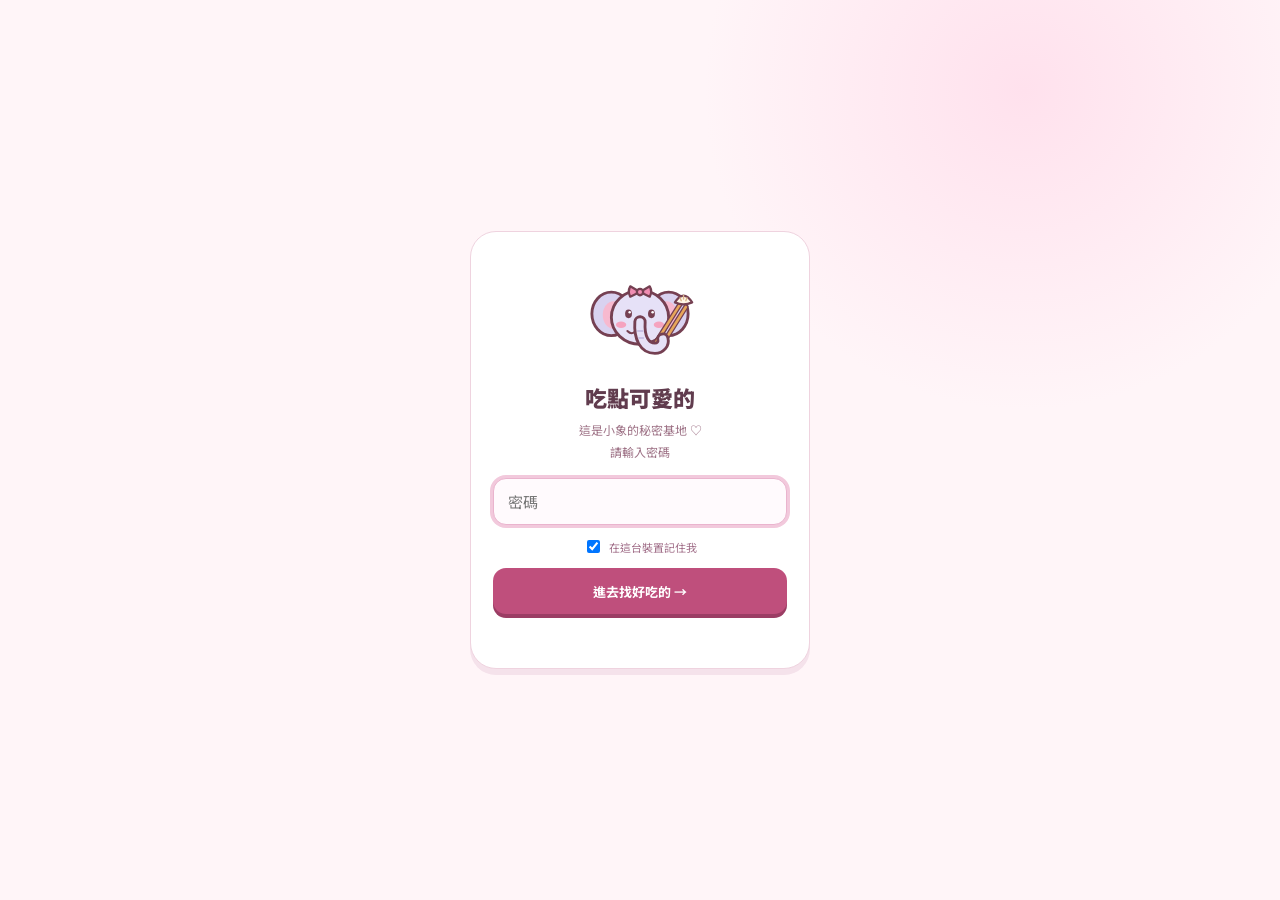
<file: index.html>
<!doctype html><html lang="zh-Hant"><head><meta charset="utf-8"><meta name="viewport" content="width=device-width,initial-scale=1,viewport-fit=cover"><meta name="theme-color" content="#fff0f5"><title>吃點可愛的｜口袋找吃小幫手</title><link rel="icon" type="image/svg+xml" href="icon.svg?v=5"><link rel="apple-touch-icon" href="icon-192.png"><link rel="manifest" href="manifest.webmanifest"><link rel="stylesheet" href="style.css?v=11"><link rel="stylesheet" href="mapsheet.css?v=1"></head><body>
<div class="app"><header><a class="brand" href="./" aria-label="首頁"><img class="logo" src="elephant.svg?v=5" alt="拿筷子的小象標誌"> 吃點可愛的<span class="tiny">POCKET BITES</span></a><div class="header-tools"><button class="round motion-control" id="motionToggle" aria-label="關閉小動畫" aria-pressed="true">✦</button><button class="round" id="saved" aria-label="看附近收藏">♡</button></div></header>
<main><div class="eyebrow"><span class="mini-heart">♥</span> YOUR LITTLE FOOD DATE</div><section class="hero"><div><h1>今天想吃點<br><span>可愛的快樂 ♡</span></h1><p>選個心情，小象帶你去找附近好吃的。</p></div><button class="mascot" id="petBun" aria-label="戳戳小象"><div class="spark">✦</div><img class="ellie" src="elephant.svg?v=5" alt=""><div class="plate"></div><span class="sticker">戳我一下 ♡</span></button></section>
<div class="step-label"><b>01</b> 從你附近出發</div><button id="locate" class="location"><span>⌖</span><div><strong id="locationTitle">用我的位置找吃的</strong><small id="locationText">點一下，允許定位就好</small></div><span class="arrow">↗</span></button><form id="placeForm" class="place-form"><span>或</span><input id="placeInput" aria-label="輸入地點" placeholder="輸入地點，例如：高雄車站" autocomplete="off"><button id="placeGo">用這裡</button></form>
<section class="finder-panel" aria-label="找吃條件"><div class="step-label"><b>02</b> 今天想吃什麼？</div><form id="searchForm" class="search"><span>⌕</span><input id="query" aria-label="想吃的關鍵字" placeholder="想吃什麼？例如：拉麵、豆花" autocomplete="off"><button aria-label="搜尋">搜尋</button></form>
<div class="categories" role="group" aria-label="食物心情"><button data-cat="餐廳" class="active" aria-pressed="true"><span>🍽️</span>都想看看</button><button data-cat="沙拉 輕食" aria-pressed="false"><span>🥗</span>清爽一點</button><button data-cat="炸雞" aria-pressed="false"><span>🍗</span>炸的快樂</button><button data-cat="甜點" aria-pressed="false"><span>🍮</span>甜甜療癒</button><button data-cat="漢堡" aria-pressed="false"><span>🍔</span>漢堡時間</button></div>
<div class="mode-row" role="group" aria-label="交通方式"><span class="mode-title">怎麼過去？</span><button data-mode="walk" class="active" aria-pressed="true"><span>🚶</span>步行</button><button data-mode="scooter" aria-pressed="false"><span>🛵</span>騎機車</button><button data-mode="car" aria-pressed="false"><span>🚗</span>開車</button></div>
<div class="filters one"><label><span id="timeLabel">🚶 步行時間</span><select id="minutes"><option value="10" selected>10 分鐘內</option><option value="15">15 分鐘內</option><option value="20">20 分鐘內</option><option value="30">30 分鐘內</option></select></label></div>
<button id="goMaps" class="show-results">找附近的 <span id="goWhat">餐廳</span> <b id="goArrow">↓</b></button><p class="go-note" id="goNote">直接列出附近真實店家的照片、星數與營業狀態。</p></section>
<section class="nearby" id="results" aria-live="polite" hidden></section>
<section class="saved-near" id="savedNear" aria-live="polite"></section>
<footer>吃點可愛的 · 把找吃的，變成一件小確幸。<br><span>定位只在這個頁面計算距離，按下 Google Maps 按鈕時才會帶給 Google。<br>收藏店家取自你的 Google Maps「想去的地點」清單。</span></footer></main>
<nav class="bottom"><button id="explore" class="selected">⌕<span>找好吃的</span></button><button id="bottomSaved">♡<span>附近收藏</span></button><button id="about">✧<span>怎麼使用</span></button></nav></div>
<dialog id="sheet"><div class="handle"></div><button id="closeSheet" class="close" aria-label="關閉">×</button><div id="sheetContent"></div></dialog><div id="toast" role="status"></div><script src="config.js?v=14"></script><script src="gate.js?v=9"></script><script src="app.js?v=12"></script><script src="mapsheet.js?v=1"></script></body></html>
</file>
<file: style.css>
@import url('https://fonts.googleapis.com/css2?family=Noto+Sans+TC:wght@400;500;600;700;800;900&display=swap');
:root{--ink:#45382f;--cream:#fff8ee;--orange:#e8784d;--pink:#f8d8cf;--green:#647c57;--line:#eadfce}*{box-sizing:border-box}body{margin:0;background:#eee7df;color:var(--ink);font-family:'Noto Sans TC',system-ui,sans-serif;font-size:14px}button,input,select{font:inherit}button,a,input,select{-webkit-tap-highlight-color:transparent}button{cursor:pointer;color:inherit}button:focus-visible,a:focus-visible,input:focus-visible,select:focus-visible{outline:3px solid #72985e;outline-offset:3px}.app{max-width:540px;margin:auto;background:var(--cream);min-height:100vh;box-shadow:0 0 80px #5b49351a}header{display:flex;align-items:center;justify-content:space-between;padding:25px 24px 8px}.brand{color:var(--ink);text-decoration:none;font-size:19px;font-weight:900;letter-spacing:.5px;position:relative}.logo{display:inline-grid;place-items:center;width:32px;height:32px;border:2px solid var(--ink);border-radius:11px;background:#ffd987;font-size:25px;transform:rotate(-9deg);margin-right:5px}.tiny{display:block;font-size:8px;letter-spacing:2px;margin-left:45px;margin-top:-1px;font-weight:700}.round{border:1px solid #e7dccc;border-radius:50%;width:43px;height:43px;background:#fffdf7;font-size:28px}main{padding:22px 23px 105px}.eyebrow{font-size:11px;letter-spacing:1px;color:#917864}.hero{display:flex;align-items:center;justify-content:space-between;position:relative;padding:5px 0 15px}h1{font-size:36px;line-height:1.45;letter-spacing:1px;margin:10px 0 8px;font-weight:900}h1 span{color:var(--orange);position:relative;white-space:nowrap}h1 span:after{content:'';position:absolute;bottom:-2px;left:0;width:100%;height:6px;border-top:2px solid #e8784d;border-radius:50%}.hero p{font-size:12px;line-height:1.9;color:#988371}.mascot{position:relative;width:150px;height:180px;margin-right:4px;flex-shrink:0}.bun{position:absolute;left:16px;top:24px;width:125px;height:105px;border:2.5px solid var(--ink);border-radius:65% 65% 40% 40%;background:#f8ce86;transform:rotate(10deg);box-shadow:inset -7px -7px #edb967}.bun:before{content:'﹏';position:absolute;top:1px;left:39px;font-size:36px;color:#aa7645}.bun i{position:absolute;top:52px;width:7px;height:9px;background:var(--ink);border-radius:50%;left:37px}.bun i:nth-child(2){left:83px}.bun b{position:absolute;left:56px;top:51px;font-size:26px;font-weight:400}.bun em{position:absolute;left:21px;top:65px;width:17px;height:9px;border-radius:50%;background:#ee9f8a;box-shadow:74px 0 #ee9f8a}.plate{position:absolute;width:152px;height:35px;top:115px;background:#d6e2c3;border:2px solid var(--ink);border-radius:50%;z-index:0}.bun{z-index:1}.spark{position:absolute;right:-1px;top:0;color:var(--orange);font-size:28px}.sticker{position:absolute;bottom:4px;left:22px;transform:rotate(-8deg);font-size:11px;background:#fae3a8;padding:5px 11px;border-radius:6px}.location{border:1px solid #e6ddcb;border-radius:18px;background:#f1efdf;width:100%;display:flex;align-items:center;gap:12px;padding:14px 16px;text-align:left}.location>span:first-child{font-size:28px;color:var(--green)}.location strong{display:block;font-size:13px}.location small{display:block;font-size:10px;color:#7f7b66;margin-top:4px}.arrow{margin-left:auto;font-size:20px}.demo-note{font-size:10px;line-height:1.8;color:#927c68;margin:15px 0 12px}.demo-note span{border:1px solid #dec5ac;border-radius:5px;padding:2px 5px;margin-right:5px}.search{display:flex;gap:9px;background:#fffef9;border:1.5px solid #e5d7c4;border-radius:16px;padding:7px 7px 7px 14px;box-shadow:0 4px 0 #efe4d5}.search>span{font-size:26px}.search input{width:100%;min-width:0;border:0;outline:none;background:none;font-size:12px;color:var(--ink)}.search button{border:0;border-radius:11px;background:var(--orange);color:white;white-space:nowrap;padding:10px 14px;font-size:12px;font-weight:700}.categories{display:flex;gap:9px;overflow-x:auto;scrollbar-width:none;margin:22px -23px 18px;padding:0 23px 5px}.categories button{flex-shrink:0;display:flex;flex-direction:column;gap:8px;align-items:center;border:1px solid #eaddca;background:#fffdf7;padding:12px 10px 10px;border-radius:17px;font-size:10px;min-width:74px}.categories button span{font-size:25px}.categories button.active{background:#f8dace;border:1.5px solid #d87c5c;box-shadow:0 3px 0 #e7b7a3}.filters{display:grid;grid-template-columns:1fr 1fr 1fr;gap:8px}.filters label{font-size:10px;color:#8c7867;min-width:0}.filters select{display:block;width:100%;margin-top:7px;padding:10px 4px;border:1px solid #e1d6c3;border-radius:10px;background:#fffdf7;color:var(--ink);font-size:11px;min-height:43px}.toggle-row{display:flex;justify-content:space-between;align-items:center;padding:18px 0 6px}.switch-label{display:flex;align-items:center;gap:7px;font-size:11px;cursor:pointer}.switch-label input{position:absolute;opacity:0}.switch{width:30px;height:18px;border-radius:20px;background:#cfc9be;position:relative}.switch:after{content:'';position:absolute;width:12px;height:12px;background:white;border-radius:50%;left:3px;top:3px;transition:transform .2s}.switch-label input:checked+.switch{background:var(--green)}.switch-label input:checked+.switch:after{transform:translateX(12px)}.switch-label input:focus-visible+.switch{outline:3px solid #e8784d}.toggle-row>button{border:0;background:none;color:#99816a;font-size:10px;min-height:40px}.results-heading{display:flex;align-items:center;justify-content:space-between;margin:17px 0}h2{font-size:19px;letter-spacing:.5px;margin:0}h2 span{color:var(--orange);font-size:23px}.results-heading p{font-size:10px;color:#9a8570;margin:6px 0 0}.sort{font-size:10px;color:#8e7b69}.card{border:1px solid #e5d9c5;border-radius:24px;background:#fffefa;overflow:hidden;margin-bottom:20px;box-shadow:0 5px 0 #ece0ce;animation:pop .25s ease}.art{height:135px;position:relative;overflow:hidden;display:flex;justify-content:center;align-items:center;background:var(--artbg)}.art:before,.art:after{content:'';position:absolute;border:1px dashed #ffffffa8;border-radius:50%;width:180px;height:180px;left:-100px;top:-90px}.art:after{left:auto;right:-100px;top:55px}.art .food{font-size:75px;filter:drop-shadow(0 6px 0 #5c3e2019);transform:rotate(-8deg);transition:transform .3s}.art:hover .food{transform:rotate(7deg) scale(1.08)}.art .caption{position:absolute;bottom:12px;left:15px;font-size:9px;color:#78604d;background:#fff8ecca;padding:4px 8px;border-radius:5px}.distance{position:absolute;left:15px;top:14px;border-radius:30px;background:#fffdf6;padding:6px 11px;font-size:11px;font-weight:700;box-shadow:0 2px 0 #0000000a}.heart{position:absolute;right:13px;top:12px;background:#fffdf5;border:0;border-radius:50%;width:36px;height:36px;font-size:24px;color:#bc624e}.card-body{padding:18px}.card-title{display:flex;align-items:center;justify-content:space-between;gap:8px}.card h3{font-size:20px;margin:0;font-weight:800}.status{font-size:9px;padding:5px 7px;border-radius:6px;color:#586f4a;background:#edf2e4;white-space:nowrap}.status.closed{color:#947a61;background:#f1e6d9}.tags{font-size:10px;color:#9b8270;margin:7px 0 15px}.price-row{display:flex;justify-content:space-between;align-items:center;padding:13px;background:#fff6e9;border-radius:12px;gap:8px}.meal{font-size:11px;line-height:1.8}.meal small{display:block;font-size:9px;color:#a08c76}.price{font-size:24px;color:#bf6843;white-space:nowrap;font-weight:800}.facts{display:grid;grid-template-columns:1fr 1fr;gap:7px;font-size:10px;color:#8d7a68;margin:14px 0}.facts b{font-weight:500;color:#5c5749;display:block;margin-top:4px}.actions{display:flex;gap:8px}.actions button,.actions a{flex:1;min-height:44px;border-radius:12px;border:1px solid #e6dac7;background:#fffdf7;display:flex;align-items:center;justify-content:center;text-decoration:none;font-size:12px;font-weight:600;color:var(--ink)}.actions .go{background:var(--green);color:white;border-color:var(--green)}.swap{width:100%;background:none;border:0;padding:12px 0 0;color:#9c836d;font-size:10px;min-height:35px}.real-search{display:flex;align-items:flex-start;gap:12px;background:#f4e7dc;padding:18px;border-radius:18px;margin-top:25px}.real-search>span{font-size:28px}.real-search h3{font-size:13px;margin:0 0 7px}.real-search p{font-size:11px;line-height:1.8;color:#947f6d;margin:0}.real-search button{background:none;border:0;padding:10px 0 0;font-size:11px;color:#a55e40;font-weight:700;min-height:40px}footer{text-align:center;font-size:10px;line-height:1.9;color:#aa9580;padding-top:35px}footer span{font-size:9px}.bottom{position:fixed;bottom:0;left:50%;transform:translateX(-50%);width:min(100%,540px);display:flex;justify-content:space-around;backdrop-filter:blur(20px);background:#fff9efed;border-top:1px solid #eadcc7;padding:10px 20px max(12px,env(safe-area-inset-bottom));z-index:5}.bottom button{border:0;background:none;display:flex;flex-direction:column;align-items:center;gap:4px;font-size:24px;width:90px;color:#a18b74}.bottom button span{font-size:9px}.bottom button.selected{color:#b66546}.empty{text-align:center;padding:30px 15px;border:1px dashed #decab0;border-radius:20px}.empty>span{font-size:42px}.empty h3{font-size:17px}.empty p{font-size:12px;color:#8a7967}.empty button{border:0;background:#e8784d;color:white;border-radius:12px;padding:13px;font-size:12px}.empty[hidden]{display:none}dialog{border:0;border-radius:25px 25px 0 0;max-width:540px;width:100%;max-height:88dvh;margin:auto auto 0;padding:28px 24px 35px;background:var(--cream);color:var(--ink)}dialog::backdrop{background:#3e302a70;backdrop-filter:blur(3px)}.handle{width:38px;height:4px;border-radius:10px;background:#d3c3ad;margin:-15px auto 25px}.close{position:absolute;right:14px;top:12px;width:40px;height:40px;border:0;background:none;font-size:30px}.sheet-head{font-size:25px;margin:0 0 7px}.sheet-note{font-size:11px;line-height:1.8;color:#9b7e64}.menu-row{display:flex;justify-content:space-between;padding:16px 2px;border-bottom:1px solid #e6dbc9;font-size:14px}.sheet-block{padding:16px;background:white;border-radius:14px;margin-top:15px;font-size:12px;line-height:2}.sheet-link{display:block;text-align:center;text-decoration:none;background:var(--green);color:white;padding:15px;border-radius:12px;margin-top:20px}#toast{position:fixed;bottom:105px;left:50%;transform:translateX(-50%) translateY(15px);background:#493d32;color:white;border-radius:13px;padding:12px 17px;font-size:12px;z-index:20;opacity:0;pointer-events:none;max-width:90%;text-align:center;transition:.2s}#toast.show{opacity:1;transform:translateX(-50%) translateY(0)}@keyframes pop{from{opacity:0;transform:translateY(6px)}to{opacity:1;transform:translateY(0)}}@media(min-width:760px){.app{margin:24px auto;border:1px solid #e4d4be;border-radius:32px 32px 0 0;overflow:hidden}h1{font-size:42px}.mascot{margin-right:15px}main{padding-left:28px;padding-right:28px}}@media(prefers-reduced-motion:reduce){*{animation:none!important;transition:none!important}}

/* Pink picnic, v2 — clearer steps, gentle motion, thumb-friendly controls. */
:root{--ink:#613c4e;--cream:#fff4f7;--orange:#cb537f;--pink:#f7d5e2;--green:#b34a75;--line:#efd3df}body{background:#f6dfeb;color:var(--ink)}.app{background:radial-gradient(circle at 90% 4%,#ffe1ed 0,transparent 330px),#fff5f8;box-shadow:0 12px 80px #a9557d16}header{padding:20px 22px 8px}.header-tools{display:flex;gap:8px}.brand{font-size:18px}.logo{border:0;transform:rotate(-6deg);border-radius:9px;width:35px;height:35px;background:none}.tiny{font-size:7px;color:#a46c85;letter-spacing:2.5px}.round{border-color:#e8c6d6;background:#fffafb;color:#aa4f78;width:40px;height:40px}.motion-control{font-size:22px}main{padding:18px 20px 110px}.eyebrow{font-size:9px;color:#ad718c;letter-spacing:2px;display:flex;align-items:center;gap:7px}.mini-heart{font-size:13px;color:#cb537f;display:inline-block;animation:heartBeat 4s infinite}.hero{padding:8px 0 18px;min-height:154px}.hero>div:first-child{z-index:1}h1{font-size:28px;line-height:1.6;margin:9px 0;letter-spacing:.2px}h1 span{color:#c54a7c}h1 span:after{border-color:#eb9dbb;bottom:-1px}.hero p{font-size:10px;color:#9e7286;margin:12px 0 0}.mascot{border:0;background:none;position:relative;width:120px;height:145px;margin-right:-1px;flex-shrink:0;padding:0;animation:floatBun 4.8s ease-in-out infinite}.bun{width:99px;height:82px;left:13px;top:22px;border-color:#754052;border-width:2px;background:#ffe0b3;box-shadow:inset -5px -5px #f3c88f;transform:rotate(9deg)}.bun:before{font-size:29px;top:0;left:29px}.bun i{top:40px;left:27px;width:6px;height:7px;background:#754052}.bun i:nth-child(2){left:66px}.bun b{top:38px;left:44px;font-size:22px;color:#754052}.bun em{top:51px;left:14px;width:15px;height:8px;background:#ef9eb4;box-shadow:61px 0 #ef9eb4}.plate{width:121px;height:28px;top:92px;left:0;border-color:#8b4f68;background:#f2c5d8}.sticker{bottom:0;left:20px;color:#995374;background:#ffe3ed;border:1px solid #e8b8cc;padding:5px 9px;font-size:9px}.spark{color:#d76a99;right:-1px;font-size:23px;animation:twinkle 3.3s infinite}.step-label{display:flex;align-items:center;gap:8px;font-size:12px;font-weight:700;margin-bottom:11px;letter-spacing:.3px}.step-label>b,.step-number{display:inline-grid;place-items:center;background:#f6d4e2;color:#9d4066;width:24px;height:24px;border-radius:8px;font-size:10px}.location{background:#fffaff;border:1.5px solid #edcadd;box-shadow:0 3px 0 #f4dce8;border-radius:16px;padding:12px 14px;margin-bottom:16px}.location>span:first-child{color:#b34a75;background:#f8e2ed;border-radius:12px;width:38px;height:38px;text-align:center;line-height:38px;font-size:27px}.location strong{font-size:12px}.location small{font-size:10px;color:#956c83}.arrow{color:#b34a75}.demo-note{font-size:10px;color:#96677e;margin:14px 0;line-height:1.9}.demo-note span{background:#fff7fb;color:#a24f76;border-color:#dfadc4}.finder-panel{background:#ffffffbf;border:1px solid #efd3df;border-radius:23px;padding:17px 14px 15px;box-shadow:0 5px 0 #f5e2eb}.finder-panel>.step-label{margin:0 0 13px}.search{background:#fffafd;border:1.5px solid #eab4ce;box-shadow:0 3px 0 #f5dce8;border-radius:13px;gap:5px;padding:5px 5px 5px 10px}.search>span{color:#ba5b83}.search input{font-size:11px}.search input::placeholder{color:#ab8798}.search button{background:#be4e7c;border-radius:9px;min-width:53px;min-height:40px;font-size:11px}.categories{display:grid;grid-template-columns:repeat(5,minmax(0,1fr));gap:5px;margin:18px 0;padding:0 0 4px;overflow:visible}.categories button{min-width:0;padding:10px 1px 8px;gap:7px;font-size:9px;border:1px solid #efd6e3;border-radius:13px;background:#fff9fc;transition:transform .18s,background .18s}.categories button span{font-size:23px;line-height:1.2}.categories button.active{background:#fce0ed;border:1.5px solid #cd759a;box-shadow:0 3px 0 #e8b2ca;color:#a13764;font-weight:700}.filter-intro{font-size:11px;font-weight:700;margin:3px 0 10px;display:flex;justify-content:space-between}.filter-intro span{font-size:9px;color:#a1748b;font-weight:400}.filters{gap:7px}.filters label{font-size:9px;color:#93637a}.filters select{border:1px solid #e8c8d8;background:#fffafd;color:#603c4d;font-size:10px;padding:9px 3px;min-height:43px}.toggle-row{padding:12px 0 3px}.switch-label{font-size:10px}.switch-label input:checked+.switch{background:#bc5482}.toggle-row>button{color:#a2738a}.show-results{display:flex;align-items:center;justify-content:center;gap:6px;width:100%;min-height:46px;border:0;border-radius:13px;background:#bf4f7c;color:white;font-weight:700;font-size:12px;box-shadow:0 4px 0 #9b3d64}.show-results>span{background:#ffffff24;padding:2px 7px;border-radius:6px}.show-results>b{margin-left:auto;font-size:18px;font-weight:400}.show-results:before{content:'✧';font-size:17px;margin-right:auto}.active-filters{display:flex;gap:5px;margin-top:20px;flex-wrap:wrap}.active-filters span{border:1px solid #e4bed0;border-radius:20px;color:#9f5378;font-size:9px;padding:4px 8px;background:#fffafd}.results-heading{scroll-margin-top:15px;margin:16px 0}.results-heading h2{display:flex;gap:7px;align-items:center;font-size:17px}.results-heading h2>span:last-child{color:#cb6d96}.results-heading p{color:#95677e;font-size:9px}.sort{font-size:9px;color:#966c82}.card{border:1px solid #ecc9da;border-radius:22px;box-shadow:0 5px 0 #efdbe6;margin-bottom:20px;animation:cardArrive .3s ease-out}.card:nth-child(2){animation-delay:.04s}.card:nth-child(3){animation-delay:.08s}.art{height:118px;background:radial-gradient(ellipse at center,#fff6f9 0,transparent 65%),linear-gradient(140deg,#fce2ed,var(--artbg));background-blend-mode:normal}.art:before,.art:after{border-color:#fff9;opacity:.8}.art .food{font-size:66px;filter:drop-shadow(0 5px 0 #ad507018)}.distance{background:#fffcfe;color:#97476e;font-size:10px;border:1px solid #ecc6d8}.heart{width:38px;height:38px;color:#b94c7c;background:#fff9fd;box-shadow:0 2px 6px #a6517520}.heart[aria-pressed=true]{background:#c45481;color:white}.art .caption{background:#fff7fbcd;color:#936b7e;font-size:8px}.card-body{padding:16px}.card-title{align-items:flex-start}.card h3{font-size:18px;line-height:1.6}.status{font-size:8px;color:#4d694b;background:#eaf3e7;line-height:1.8;margin-top:3px}.tags{font-size:10px;color:#9c6e83;margin:5px 0 13px}.price-row{background:#fff0f5;padding:12px;border-radius:12px}.meal{font-size:11px;color:#6f4358}.meal small{color:#a36e89;font-size:9px}.price{color:#b74475;font-size:26px}.facts{font-size:10px;color:#9a7388;gap:8px}.facts>div{background:#fcf7fa;border-radius:9px;padding:8px}.facts b{color:#79556a;font-size:10px;line-height:1.7}.actions button,.actions a{border:1px solid #e4bdd0;background:#fff9fc;color:#91446a;border-radius:11px;min-height:45px;font-size:11px}.actions .go{background:#b64b79;border-color:#b64b79;color:white}.swap{font-size:10px;color:#9d5f7e;padding-top:13px;min-height:40px}.real-search{background:#f7e0ec;border:1px solid #eac3d7;border-radius:20px}.real-search p{color:#95667f}.real-search button{color:#a24470}.real-search h3{font-size:12px}footer{color:#a97790}footer span{color:#a58194}.bottom{background:#fff8fceb;border-color:#edcade;border-radius:21px 21px 0 0;box-shadow:0 -6px 24px #c0648c0c;padding-top:10px}.bottom button{color:#ad7c94;border-radius:13px;font-size:22px;min-height:46px}.bottom button span{font-size:10px}.bottom button.selected{color:#ab3d6c;background:#f9e4ed}.empty{border-color:#d99eba;background:#fff7fb}.empty button{background:#b94c7b}.empty p{color:#966b82}dialog{background:#fff7fb;color:#613c4e;border:1px solid #ecc5d8;border-bottom:0;padding:28px 22px 30px;border-radius:26px 26px 0 0;animation:sheetUp .22s ease-out}dialog::backdrop{background:#67384d65;backdrop-filter:blur(4px)}.handle{background:#e5b8cc}.close{color:#a74a76;min-width:44px;min-height:44px}.sheet-head{font-size:22px;padding-right:18px}.sheet-note{color:#9a6980}.menu-row{border-color:#edcfde}.menu-row b{color:#b24a77}.sheet-block{border:1px solid #f0d9e4;background:#fffdfe}.sheet-link{background:#b54b79;min-height:48px}.sheet-block summary{cursor:pointer;min-height:30px}#toast{background:#7c3c5b;box-shadow:0 4px 20px #ac618f30}.sprinkle{position:fixed;z-index:99;pointer-events:none;font-size:18px;animation:sprinkleOut .8s ease-out forwards;line-height:1}.boop{animation:boopBun .5s ease!important}button{touch-action:manipulation}button:not(:disabled):active,.actions a:active{transform:scale(.965)}button:disabled{opacity:.7;cursor:wait}button:focus-visible,a:focus-visible,input:focus-visible,select:focus-visible{outline:3px solid #b44f7b;outline-offset:3px}.search:focus-within{box-shadow:0 0 0 3px #f2c9dc}.switch-label input:focus-visible+.switch{outline-color:#b44f7b}.quiet-motion *{animation:none!important;transition:none!important;scroll-behavior:auto!important}@keyframes floatBun{0%,100%{transform:translateY(0) rotate(-2deg)}50%{transform:translateY(-5px) rotate(1deg)}}@keyframes twinkle{0%,80%,100%{opacity:1;transform:scale(1)}90%{opacity:.6;transform:scale(.7)}}@keyframes heartBeat{0%,86%,100%{transform:scale(1)}90%{transform:scale(1.2)}94%{transform:scale(1)}}@keyframes sprinkleOut{0%{opacity:1;transform:translate(-50%,-50%) scale(.5)}100%{opacity:0;transform:translate(calc(-50% + var(--dx)),calc(-50% + var(--dy))) rotate(var(--rot)) scale(1.1)}}@keyframes boopBun{0%,100%{transform:scale(1)}35%{transform:scale(.9) rotate(-8deg)}70%{transform:scale(1.07) rotate(5deg)}}@keyframes cardArrive{from{transform:translateY(6px);opacity:.5}to{transform:translateY(0);opacity:1}}@keyframes sheetUp{from{transform:translateY(18px);opacity:.4}to{transform:translateY(0);opacity:1}}@media(min-width:760px){.app{border-color:#edc7da}.hero h1{font-size:34px}.mascot{margin-right:18px;width:140px}.finder-panel{padding:20px}.categories button{font-size:10px}.categories button span{font-size:26px}.filters label,.filters select{font-size:11px}}@media(max-width:350px){header{padding-left:16px;padding-right:16px}.brand{font-size:16px}.tiny{font-size:6px}.header-tools{gap:5px}.round{width:36px;height:36px}main{padding-left:15px;padding-right:15px}h1{font-size:23px}.mascot{transform:scale(.9);width:103px}.hero p{font-size:9px}.categories button{font-size:8px}.filters select{font-size:9px}.card h3{font-size:16px}.sort{font-size:8px}.results-heading h2{font-size:15px}}@media(prefers-reduced-motion:reduce){*,*:before,*:after{animation:none!important;transition:none!important;scroll-behavior:auto!important}.sprinkle{display:none}}
.hero{overflow:hidden}.mascot .plate{max-width:100%}@media(max-width:350px){.mascot .bun{width:90px;left:7px}.mascot .bun i:nth-child(2){left:63px}.mascot .bun em{box-shadow:55px 0 #ef9eb4}.mascot .sticker{left:9px}}
/* Keep the hit target still; animate only the illustration inside it. */
.mascot{animation:none}.mascot .bun{animation:floatBun 4.8s ease-in-out infinite}.quiet-motion .mascot .bun{animation:none}@media(prefers-reduced-motion:reduce){.mascot .bun{animation:none}}

/* v3: elephant mascot, travel mode, saved places */
.mascot .ellie{position:absolute;left:4px;top:6px;width:112px;height:112px;z-index:1;animation:floatBun 4.8s ease-in-out infinite;filter:drop-shadow(0 4px 0 rgba(117,64,82,.12))}
.quiet-motion .mascot .ellie{animation:none}@media(prefers-reduced-motion:reduce){.mascot .ellie{animation:none}}
.logo{object-fit:contain}
.mode-row{display:flex;align-items:center;gap:6px;margin:0 0 14px;flex-wrap:wrap}
.mode-title{font-size:10px;color:#93637a;margin-right:2px}
.mode-row button{display:inline-flex;align-items:center;gap:4px;border:1px solid #efd6e3;background:#fff9fc;border-radius:999px;padding:7px 12px;font-size:11px;min-height:38px;color:#603c4d;transition:transform .18s,background .18s}
.mode-row button span{font-size:16px;line-height:1}
.mode-row button.active{background:#fce0ed;border:1.5px solid #cd759a;box-shadow:0 2px 0 #e8b2ca;color:#a13764;font-weight:700}
.mode-row button:active{transform:scale(.96)}
.saved-near{margin-top:18px;padding:14px;border:1.5px solid #e9c3d5;border-radius:18px;background:linear-gradient(180deg,#fff7fb,#fffdfe)}
.saved-head{display:flex;justify-content:space-between;align-items:center;gap:8px;margin-bottom:6px}
.saved-head b{font-size:13px;color:#7b3f5c}
.saved-head span{font-size:9px;color:#a2708a;border:1px solid #ecc9da;border-radius:20px;padding:3px 8px;white-space:nowrap}
.saved-hint{font-size:11px;color:#966b82;margin:6px 0}
.saved-note{font-size:9px;color:#b28aa0;margin:8px 0 0}
.saved-row{display:flex;align-items:center;gap:10px;padding:9px 0;border-top:1px dashed #f0d3e1}
.saved-row:first-of-type{border-top:0}
.saved-emoji{flex-shrink:0;width:36px;height:36px;display:grid;place-items:center;background:#fde7f0;border-radius:12px;font-size:19px}
.saved-row>div{flex:1;min-width:0}
.saved-row strong{display:block;font-size:12px;color:#603c4d;overflow:hidden;text-overflow:ellipsis;white-space:nowrap}
.saved-row small{display:block;font-size:10px;color:#a2708a;margin-top:2px}
.saved-row a{flex-shrink:0;text-decoration:none;background:#b94c7b;color:#fff;border-radius:11px;padding:8px 11px;font-size:11px;font-weight:700}
.rating{display:inline-flex;align-items:center;gap:4px;margin-top:3px;text-decoration:none;font-size:10px;color:#a2708a}
.rating b{color:#7b3f5c;font-size:11px}
.stars{font-size:12px;letter-spacing:1px;background:linear-gradient(90deg,#f0a63c calc(var(--r)/5*100%),#ead7e1 0);-webkit-background-clip:text;background-clip:text;color:transparent}
.saved-actions{display:flex;flex-direction:column;gap:5px;flex-shrink:0}
.saved-actions a{text-align:center}
.saved-row a.saved-page{background:#fff;color:#b94c7b;border:1.5px solid #e4a9c3}
.saved-row>.saved-actions{flex:0 0 auto;min-width:0}
.saved-actions a{padding:7px 11px}
.saved-row a.rating{background:none;padding:0;border-radius:0;color:#a2708a;font-weight:400;font-size:10px}
/* v5: real-use version */
.filters.one{grid-template-columns:1fr}
.go-note{font-size:10px;color:#a2708a;text-align:center;margin:8px 0 0}
.saved-near .step-label{display:flex;align-items:center;gap:8px;margin-bottom:6px}
.saved-chip{margin-left:auto;font-size:9px;font-weight:400;color:#a2708a;border:1px solid #ecc9da;border-radius:20px;padding:3px 8px;white-space:nowrap}
.saved-empty{text-align:center;padding:14px 6px 6px}
.saved-empty>span{font-size:40px}
.saved-empty h3{font-size:16px;color:#7b3f5c;margin:6px 0}
.saved-empty p{font-size:11px;color:#966b82;margin:0 0 12px}
.saved-more{border:0;background:#b94c7b;color:#fff;border-radius:12px;padding:11px 16px;font-size:12px;font-weight:700}
/* v6: on-page Google results */
.nearby{margin-top:18px}
.nearby[hidden]{display:none}
.nearby .step-label{display:flex;align-items:center;gap:8px;margin-bottom:10px}
.nearby-loading{display:flex;align-items:center;gap:10px;justify-content:center;padding:28px 10px;font-size:12px;color:#966b82}
.nearby-loading img{width:44px;height:44px;animation:floatBun 1.6s ease-in-out infinite}
.art.has-photo{background:#f6e3ec}
.art.has-photo:before,.art.has-photo:after{display:none}
.art.has-photo img{position:absolute;inset:0;width:100%;height:100%;object-fit:cover}
.art .distance{z-index:1}
.art a.caption{z-index:1;text-decoration:none;max-width:70%;overflow:hidden;text-overflow:ellipsis;white-space:nowrap}
.card.place .rating{margin:4px 0 0;font-size:11px}
.card.place .stars{font-size:14px}
.card.place .tags{margin:4px 0 12px}
.saved-note a{color:#b94c7b;font-weight:700}
a.saved-more{display:inline-block;text-decoration:none}
.art.has-photo{height:160px}

/* v8: manual place entry */
.place-form{display:flex;align-items:center;gap:6px;margin:-8px 0 16px;padding:6px 6px 6px 12px;border:1px dashed #e4bcd0;border-radius:13px;background:#fffafd;transition:box-shadow .2s,border-color .2s}
.place-form>span{font-size:10px;color:#a2708a;white-space:nowrap}
.place-form input{flex:1;min-width:0;border:0;outline:none;background:none;font-size:11px;color:#603c4d;min-height:34px}
.place-form input::placeholder{color:#b494a4}
.place-form button{border:0;border-radius:9px;background:#f6d4e2;color:#9d4066;font-size:11px;font-weight:700;padding:8px 11px;white-space:nowrap}
.place-form.nudge{border-style:solid;border-color:#cd759a;box-shadow:0 0 0 3px #f6d4e2}
.place-form.nudge button{background:#be4e7c;color:#fff}
/* v9: password gate */
html.locked .app{display:none}
#gate{position:fixed;inset:0;z-index:100;display:grid;place-items:center;padding:20px;background:radial-gradient(circle at 80% 10%,#ffe1ed 0,transparent 320px),#fff5f8}
.gate-card{width:min(100%,340px);text-align:center;background:#fff;border:1.5px solid #efd3df;border-radius:26px;padding:28px 22px 22px;box-shadow:0 6px 0 #f5e2eb}
.gate-card img{width:110px;height:110px;animation:floatBun 4.8s ease-in-out infinite}
.gate-card h1{font-size:22px;margin:6px 0 4px;color:#613c4e}
.gate-card p{font-size:12px;color:#9e7286;line-height:1.8;margin:0 0 16px}
.gate-card input[type=password]{width:100%;border:1.5px solid #eab4ce;border-radius:13px;padding:12px 14px;font-size:15px;background:#fffafd;color:#603c4d;outline:none}
.gate-card input[type=password]:focus{box-shadow:0 0 0 3px #f2c9dc}
.gate-remember{display:flex;align-items:center;justify-content:center;gap:6px;font-size:11px;color:#a2708a;margin:12px 0}
.gate-card button{width:100%;min-height:46px;border:0;border-radius:13px;background:#bf4f7c;color:#fff;font-weight:700;font-size:13px;box-shadow:0 4px 0 #9b3d64}
.gate-error{min-height:20px;margin:12px 0 0!important;color:#c0396f!important;font-weight:700}
.shake{animation:gateShake .35s}
@keyframes gateShake{0%,100%{transform:translateX(0)}25%{transform:translateX(-8px)}75%{transform:translateX(8px)}}

/* v11: at-a-glance chips, popular dishes, review summary */
.card.place .tags{margin:4px 0 8px}
.chips{display:flex;flex-wrap:wrap;gap:5px;margin:0 0 9px}
.chip{font-size:10px;color:#7b4d63;background:#fbeef4;border:1px solid #f0d3e1;border-radius:20px;padding:3px 8px;white-space:nowrap}
.chip.price{background:#fff3d6;border-color:#f1d79c;color:#8a5a12;font-weight:700}
.hot{display:flex;flex-wrap:wrap;align-items:center;gap:5px;margin:0 0 9px;font-size:10px;color:#a2708a}
.hot>span{font-weight:700;color:#c0396f;margin-right:2px}
.hot b{font-size:11px;font-weight:700;color:#fff;background:linear-gradient(135deg,#e46a98,#c64d7f);border-radius:8px;padding:3px 8px}
.buzz{background:#fff8fb;border:1px dashed #ecc9da;border-radius:12px;padding:8px 10px;margin:0 0 12px;font-size:11px;color:#6f4358;line-height:1.7}
.buzz summary{cursor:pointer;list-style:none;display:flex;gap:4px}
.buzz summary::-webkit-details-marker{display:none}
.buzz summary span{display:-webkit-box;-webkit-line-clamp:2;-webkit-box-orient:vertical;overflow:hidden}
.buzz[open] summary span{display:none}
.buzz[open] summary:after{content:'網友怎麼說';font-weight:700;color:#b94c7b}
.buzz p{margin:4px 0 2px}
.buzz small{display:block;font-size:9px;color:#b08aa0}
</file>
<file: mapsheet.css>
/* In-page map sheet */
#mapSheet{position:fixed;inset:0;z-index:60;pointer-events:none}
#mapSheet .ms-back{position:absolute;inset:0;background:#67384d55;opacity:0;transition:opacity .25s}
#mapSheet .ms-panel{position:absolute;left:50%;bottom:0;width:min(100%,540px);height:88dvh;transform:translate(-50%,105%);transition:transform .35s cubic-bezier(.2,.9,.3,1.05);background:#fff7fb;border-radius:26px 26px 0 0;border:1px solid #ecc5d8;border-bottom:0;display:flex;flex-direction:column;overflow:hidden;box-shadow:0 -10px 40px #a1577a33}
#mapSheet.on{pointer-events:auto}
#mapSheet.on .ms-back{opacity:1}
#mapSheet.on .ms-panel{transform:translate(-50%,0)}
.ms-handle{width:40px;height:4px;border-radius:4px;background:#e5b8cc;margin:10px auto 4px}
.ms-head{display:flex;align-items:center;justify-content:space-between;padding:4px 16px 10px}
.ms-head b{font-size:15px;color:#7b3f5c;overflow:hidden;text-overflow:ellipsis;white-space:nowrap}
.ms-head button{border:0;background:none;font-size:28px;color:#a74a76;width:40px;height:40px}
.ms-map{flex:1;min-height:240px;margin:0 12px;border-radius:18px;overflow:hidden;border:2px solid #f0d3e1}
.ms-card{padding:14px 16px max(16px,env(safe-area-inset-bottom));max-height:46%;overflow:auto}
.ms-loading{text-align:center;color:#966b82;font-size:12px;padding:20px 0}
.ms-info{display:flex;gap:12px;align-items:center;margin-bottom:10px}
.ms-info img,.ms-emoji{width:76px;height:76px;border-radius:14px;object-fit:cover;flex-shrink:0;background:#fde7f0;display:grid;place-items:center;font-size:34px}
.ms-info h3{font-size:16px;margin:0 0 4px;color:#5b2f44;line-height:1.4}
.ms-stars{font-size:11px;color:#a2708a}.ms-stars .stars{font-size:13px}.ms-stars b{color:#7b3f5c}
.ms-tip{font-size:10px;color:#b08aa0;text-align:center;margin:10px 0 0}
.ms-pin{display:flex;align-items:center;gap:4px;background:#fff;border:2px solid #e4a9c3;border-radius:20px;padding:3px 9px 3px 6px;font-size:16px;box-shadow:0 3px 8px #a1577a40;white-space:nowrap;transform-origin:bottom center;transition:transform .2s}
.ms-pin span{font-size:11px;font-weight:700;color:#7b3f5c}
.ms-pin.focus{background:#c64d7f;border-color:#c64d7f;transform:scale(1.15)}
.ms-pin.focus span{color:#fff}
.ms-pin.me{background:#fff3d6;border-color:#f1d79c}
.ms-all{margin-left:8px;border:1.5px solid #cd759a;background:#fce0ed;color:#a13764;border-radius:20px;font-size:11px;font-weight:700;padding:5px 10px}
</file>
